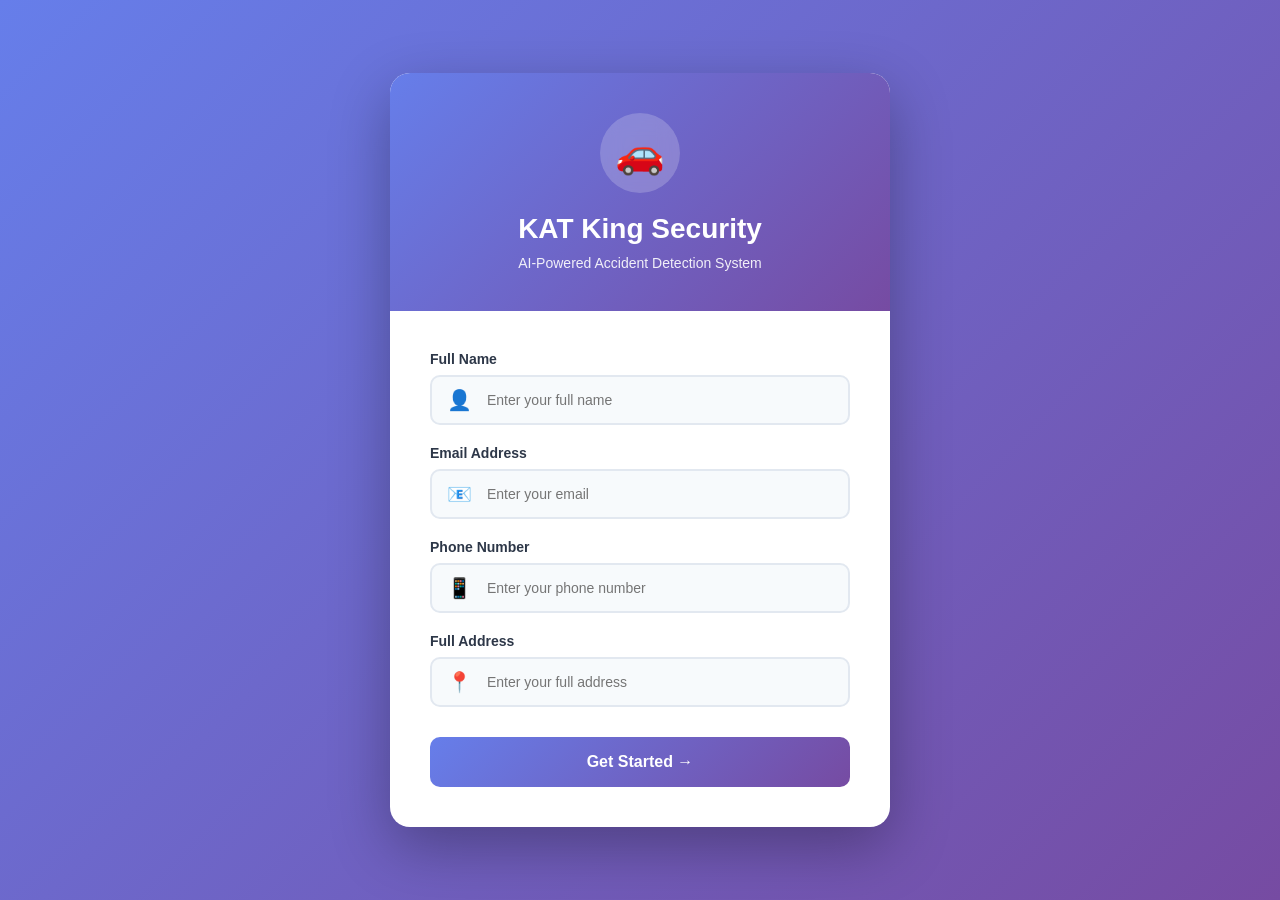
<file: web/index.html>
<!DOCTYPE html>
<html lang="en">
  <head>
    <meta charset="UTF-8" />
    <meta name="viewport" content="width=device-width, initial-scale=1.0" />
    <title>KAT King - Accident Detection System</title>
    <style>
      * {
        margin: 0;
        padding: 0;
        box-sizing: border-box;
      }

      body {
        font-family: "Segoe UI", Tahoma, Geneva, Verdana, sans-serif;
        background: linear-gradient(135deg, #667eea 0%, #764ba2 100%);
        min-height: 100vh;
        display: flex;
        align-items: center;
        justify-content: center;
        padding: 20px;
      }

      .container {
        width: 100%;
        max-width: 1400px;
        transition: all 0.3s ease;
      }

      /* Signup Card */
      .signup-card {
        background: white;
        border-radius: 20px;
        box-shadow: 0 20px 60px rgba(0, 0, 0, 0.3);
        max-width: 500px;
        margin: 0 auto;
        overflow: hidden;
        animation: slideIn 0.5s ease;
      }

      @keyframes slideIn {
        from {
          opacity: 0;
          transform: translateY(-30px);
        }
        to {
          opacity: 1;
          transform: translateY(0);
        }
      }

      .signup-header {
        background: linear-gradient(135deg, #667eea 0%, #764ba2 100%);
        padding: 40px;
        text-align: center;
        color: white;
      }

      .logo-circle {
        width: 80px;
        height: 80px;
        background: rgba(255, 255, 255, 0.2);
        border-radius: 50%;
        display: flex;
        align-items: center;
        justify-content: center;
        margin: 0 auto 20px;
        font-size: 40px;
        backdrop-filter: blur(10px);
      }

      .signup-header h1 {
        font-size: 28px;
        margin-bottom: 10px;
        font-weight: 700;
      }

      .signup-header p {
        font-size: 14px;
        opacity: 0.9;
      }

      .signup-body {
        padding: 40px;
      }

      .input-group {
        margin-bottom: 20px;
      }

      .input-group label {
        display: block;
        margin-bottom: 8px;
        font-size: 14px;
        font-weight: 600;
        color: #2d3748;
      }

      .input-wrapper {
        position: relative;
        display: flex;
        align-items: center;
        background: #f7fafc;
        border: 2px solid #e2e8f0;
        border-radius: 10px;
        transition: all 0.3s ease;
      }

      .input-wrapper:focus-within {
        border-color: #667eea;
        background: white;
        box-shadow: 0 0 0 3px rgba(102, 126, 234, 0.1);
      }

      .input-icon {
        padding: 0 15px;
        font-size: 20px;
        color: #667eea;
      }

      .input-wrapper input {
        flex: 1;
        padding: 15px 15px 15px 0;
        border: none;
        background: transparent;
        font-size: 14px;
        color: #2d3748;
        outline: none;
      }

      .btn-primary {
        width: 100%;
        padding: 16px;
        background: linear-gradient(135deg, #667eea 0%, #764ba2 100%);
        color: white;
        border: none;
        border-radius: 10px;
        font-size: 16px;
        font-weight: 600;
        cursor: pointer;
        transition: all 0.3s ease;
        margin-top: 10px;
      }

      .btn-primary:hover {
        transform: translateY(-2px);
        box-shadow: 0 10px 25px rgba(102, 126, 234, 0.4);
      }

      .btn-primary:active {
        transform: translateY(0);
      }

      /* Main Dashboard */
      .dashboard {
        display: none;
        background: #f7fafc;
        border-radius: 20px;
        box-shadow: 0 20px 60px rgba(0, 0, 0, 0.3);
        overflow: hidden;
        animation: slideIn 0.5s ease;
      }

      .navbar {
        background: white;
        padding: 20px 40px;
        display: flex;
        justify-content: space-between;
        align-items: center;
        box-shadow: 0 2px 10px rgba(0, 0, 0, 0.05);
      }

      .brand {
        display: flex;
        align-items: center;
        gap: 15px;
      }

      .brand-logo {
        width: 50px;
        height: 50px;
        background: linear-gradient(135deg, #667eea 0%, #764ba2 100%);
        border-radius: 50%;
        display: flex;
        align-items: center;
        justify-content: center;
        font-size: 24px;
      }

      .brand h2 {
        font-size: 24px;
        color: #2d3748;
      }

      .user-info {
        text-align: right;
      }

      .user-name {
        font-size: 14px;
        font-weight: 600;
        color: #2d3748;
      }

      .user-location {
        font-size: 12px;
        color: #718096;
        margin-top: 2px;
      }

      .dashboard-content {
        display: flex;
        gap: 20px;
        padding: 30px;
        min-height: calc(100vh - 200px);
      }

      .control-panel {
        flex: 0 0 400px;
        background: white;
        border-radius: 15px;
        overflow: hidden;
        box-shadow: 0 5px 20px rgba(0, 0, 0, 0.08);
      }

      .control-header {
        background: linear-gradient(135deg, #667eea 0%, #764ba2 100%);
        color: white;
        padding: 30px;
        text-align: center;
      }

      .control-header h3 {
        font-size: 22px;
        margin-bottom: 5px;
      }

      .control-header p {
        font-size: 13px;
        opacity: 0.9;
      }

      .control-body {
        padding: 30px;
      }

      .section-title {
        font-size: 14px;
        font-weight: 600;
        color: #2d3748;
        margin-bottom: 15px;
        text-transform: uppercase;
        letter-spacing: 0.5px;
      }

      .video-info {
        background: #edf2f7;
        padding: 20px;
        border-radius: 10px;
        margin: 15px 0 25px;
        font-size: 14px;
        color: #718096;
        text-align: center;
      }

      .video-info.selected {
        background: #d4edda;
        color: #2d3748;
      }

      .btn-control {
        width: 100%;
        padding: 15px;
        border: none;
        border-radius: 10px;
        font-size: 14px;
        font-weight: 600;
        cursor: pointer;
        transition: all 0.3s ease;
        margin-bottom: 10px;
        display: flex;
        align-items: center;
        justify-content: center;
        gap: 10px;
      }

      .btn-browse {
        background: #f7fafc;
        color: #2d3748;
        border: 2px solid #e2e8f0;
      }

      .btn-browse:hover {
        background: #e2e8f0;
      }

      .btn-start {
        background: #48bb78;
        color: white;
      }

      .btn-start:hover:not(:disabled) {
        background: #38a169;
        transform: translateY(-2px);
      }

      .btn-stop {
        background: #f56565;
        color: white;
      }

      .btn-stop:hover:not(:disabled) {
        background: #e53e3e;
        transform: translateY(-2px);
      }

      .btn-control:disabled {
        opacity: 0.5;
        cursor: not-allowed;
      }

      .divider {
        height: 1px;
        background: #e2e8f0;
        margin: 25px 0;
      }

      .status-box {
        background: #edf2f7;
        padding: 20px;
        border-radius: 10px;
        margin-top: 25px;
      }

      .status-title {
        font-size: 12px;
        font-weight: 600;
        color: #718096;
        text-transform: uppercase;
        margin-bottom: 10px;
      }

      .status-text {
        font-size: 14px;
        font-weight: 600;
        color: #38a169;
      }

      .video-panel {
        flex: 1;
        background: white;
        border-radius: 15px;
        overflow: hidden;
        box-shadow: 0 5px 20px rgba(0, 0, 0, 0.08);
        display: flex;
        flex-direction: column;
      }

      .video-header {
        padding: 25px 30px;
        border-bottom: 1px solid #e2e8f0;
      }

      .video-header h3 {
        font-size: 18px;
        color: #2d3748;
      }

      .video-display {
        flex: 1;
        background: #2d3748;
        display: flex;
        align-items: center;
        justify-content: center;
        position: relative;
        min-height: 600px;
      }

      .video-placeholder {
        text-align: center;
        color: #718096;
      }

      .video-placeholder .icon {
        font-size: 80px;
        margin-bottom: 20px;
        opacity: 0.5;
      }

      .video-placeholder p {
        font-size: 16px;
        line-height: 1.6;
      }

      #videoCanvas {
        max-width: 100%;
        max-height: 100%;
        display: none;
      }

      #videoElement {
        display: none;
      }

      /* Responsive Design */
      @media (max-width: 1200px) {
        .dashboard-content {
          flex-direction: column;
        }

        .control-panel {
          flex: none;
          width: 100%;
        }
      }

      @media (max-width: 768px) {
        .navbar {
          flex-direction: column;
          gap: 15px;
          text-align: center;
        }

        .user-info {
          text-align: center;
        }

        .dashboard-content {
          padding: 15px;
        }

        .signup-body {
          padding: 30px 20px;
        }
      }

      /* Loading Animation */
      .loading {
        display: inline-block;
        width: 20px;
        height: 20px;
        border: 3px solid rgba(255, 255, 255, 0.3);
        border-radius: 50%;
        border-top-color: white;
        animation: spin 1s linear infinite;
      }

      @keyframes spin {
        to {
          transform: rotate(360deg);
        }
      }
    </style>
  </head>
  <body>
    <div class="container">
      <!-- Signup Page -->
      <div class="signup-card" id="signupPage">
        <div class="signup-header">
          <div class="logo-circle">🚗</div>
          <h1>KAT King Security</h1>
          <p>AI-Powered Accident Detection System</p>
        </div>
        <div class="signup-body">
          <form id="signupForm">
            <div class="input-group">
              <label>Full Name</label>
              <div class="input-wrapper">
                <span class="input-icon">👤</span>
                <input
                  type="text"
                  id="fullName"
                  placeholder="Enter your full name"
                  required
                />
              </div>
            </div>

            <div class="input-group">
              <label>Email Address</label>
              <div class="input-wrapper">
                <span class="input-icon">📧</span>
                <input
                  type="email"
                  id="email"
                  placeholder="Enter your email"
                  required
                />
              </div>
            </div>

            <div class="input-group">
              <label>Phone Number</label>
              <div class="input-wrapper">
                <span class="input-icon">📱</span>
                <input
                  type="tel"
                  id="phone"
                  placeholder="Enter your phone number"
                  required
                />
              </div>
            </div>

            <div class="input-group">
              <label>Full Address</label>
              <div class="input-wrapper">
                <span class="input-icon">📍</span>
                <input
                  type="text"
                  id="address"
                  placeholder="Enter your full address"
                  required
                />
              </div>
            </div>

            <button type="submit" class="btn-primary">Get Started →</button>
          </form>
        </div>
      </div>

      <!-- Dashboard Page -->
      <div class="dashboard" id="dashboardPage">
        <div class="navbar">
          <div class="brand">
            <div class="brand-logo">🚗</div>
            <h2>KAT King</h2>
          </div>
          <div class="user-info">
            <div class="user-name" id="userName">👤 User Name</div>
            <div class="user-location" id="userLocation">📍 Location</div>
          </div>
        </div>

        <div class="dashboard-content">
          <div class="control-panel">
            <div class="control-header">
              <h3>Detection Control</h3>
              <p>Select and process videos</p>
            </div>
            <div class="control-body">
              <div class="section-title">Video Source</div>
              <input
                type="file"
                id="videoInput"
                accept="video/*"
                style="display: none"
              />
              <button
                class="btn-control btn-browse"
                onclick="document.getElementById('videoInput').click()"
              >
                📁 Browse Video File
              </button>
              <div class="video-info" id="videoInfo">No video selected</div>

              <div class="divider"></div>

              <div class="section-title">Detection Controls</div>
              <button class="btn-control btn-start" id="startBtn" disabled>
                ▶ Start Detection
              </button>
              <button class="btn-control btn-stop" id="stopBtn" disabled>
                ⏹ Stop Detection
              </button>

              <div class="status-box">
                <div class="status-title">Status</div>
                <div class="status-text" id="statusText">🟢 Ready</div>
              </div>
            </div>
          </div>

          <div class="video-panel">
            <div class="video-header">
              <h3>Live Detection Feed</h3>
            </div>
            <div class="video-display">
              <div class="video-placeholder" id="videoPlaceholder">
                <div class="icon">🎬</div>
                <p>Video feed will appear here<br />Select a video to begin</p>
              </div>
              <video id="videoElement" controls></video>
              <canvas id="videoCanvas"></canvas>
            </div>
          </div>
        </div>
      </div>
    </div>

    <script>
      // User data stored in memory (not database)
      let userData = null;
      let selectedVideo = null;
      let isProcessing = false;

      // Signup Form Handler
      document
        .getElementById("signupForm")
        .addEventListener("submit", function (e) {
          e.preventDefault();

          const name = document.getElementById("fullName").value.trim();
          const email = document.getElementById("email").value.trim();
          const phone = document.getElementById("phone").value.trim();
          const address = document.getElementById("address").value.trim();

          if (name && email && phone && address) {
            // Store user data in memory
            userData = {
              name: name,
              email: email,
              phone: phone,
              address: address,
              timestamp: new Date().toISOString(),
            };

            // Show dashboard
            document.getElementById("signupPage").style.display = "none";
            document.getElementById("dashboardPage").style.display = "block";

            // Update user info in navbar
            document.getElementById("userName").textContent = `👤 ${name}`;
            document.getElementById(
              "userLocation"
            ).textContent = `📍 ${address}`;

            console.log("User registered:", userData);
          }
        });

      // Video Input Handler
      document
        .getElementById("videoInput")
        .addEventListener("change", function (e) {
          const file = e.target.files[0];
          if (file) {
            selectedVideo = file;
            const videoInfo = document.getElementById("videoInfo");
            videoInfo.textContent = `✓ ${file.name}\n\n📂 ${file.type}`;
            videoInfo.classList.add("selected");
            document.getElementById("startBtn").disabled = false;

            console.log("Video selected:", file.name);
          }
        });

      // Start Detection
      document
        .getElementById("startBtn")
        .addEventListener("click", function () {
          if (!selectedVideo) {
            alert("Please select a video first");
            return;
          }

          isProcessing = true;
          document.getElementById("startBtn").disabled = true;
          document.getElementById("stopBtn").disabled = false;
          document.getElementById("statusText").innerHTML = "🔴 Processing...";
          document.getElementById("statusText").style.color = "#e53e3e";

          // Hide placeholder
          document.getElementById("videoPlaceholder").style.display = "none";

          // Load and play video
          const video = document.getElementById("videoElement");
          const canvas = document.getElementById("videoCanvas");
          const ctx = canvas.getContext("2d");

          video.src = URL.createObjectURL(selectedVideo);
          video.style.display = "block";
          canvas.style.display = "block";

          video.onloadedmetadata = function () {
            canvas.width = video.videoWidth;
            canvas.height = video.videoHeight;
          };

          video.play();

          // Simulate detection (draw frames to canvas)
          // Start Real YOLO Detection (Python backend)
          // Prevent crash when opened in normal browser
          if (!window.pywebview) {
            window.pywebview = {
              api: {
                detect_video: () =>
                  Promise.resolve({
                    getReader: () => ({
                      read: () => Promise.resolve({ done: true }),
                    }),
                  }),
              },
            };
          }

          // Start Real YOLO Detection (Python backend)
          window.pywebview.api
            .detect_video(selectedVideoPath)
            .then((stream) => {
              const reader = stream.getReader();

              function read() {
                reader.read().then(({ done, value }) => {
                  if (done || !isProcessing) return;

                  if (value.detected) {
                    document.getElementById("statusText").innerHTML =
                      "🚨 ACCIDENT DETECTED!";
                    document.getElementById("statusText").style.color =
                      "#e53e3e";
                  } else {
                    document.getElementById("statusText").innerHTML =
                      "🟢 Monitoring...";
                    document.getElementById("statusText").style.color =
                      "#38a169";
                  }

                  read();
                });
              }

              read();
            });

          video.onended = function () {
            stopDetection();
          };

          console.log("Detection started");
        });

      // Stop Detection
      document
        .getElementById("stopBtn")
        .addEventListener("click", stopDetection);

      function stopDetection() {
        isProcessing = false;
        document.getElementById("startBtn").disabled = false;
        document.getElementById("stopBtn").disabled = true;
        document.getElementById("statusText").innerHTML = "🟢 Ready";
        document.getElementById("statusText").style.color = "#38a169";

        const video = document.getElementById("videoElement");
        video.pause();
        video.style.display = "none";
        document.getElementById("videoCanvas").style.display = "none";
        document.getElementById("videoPlaceholder").style.display = "flex";

        console.log("Detection stopped");
      }

      // Log user data (for debugging)
      setInterval(() => {
        if (userData) {
          console.log("Current user:", userData);
        }
      }, 10000);
    </script>
  </body>
</html>
</file>
